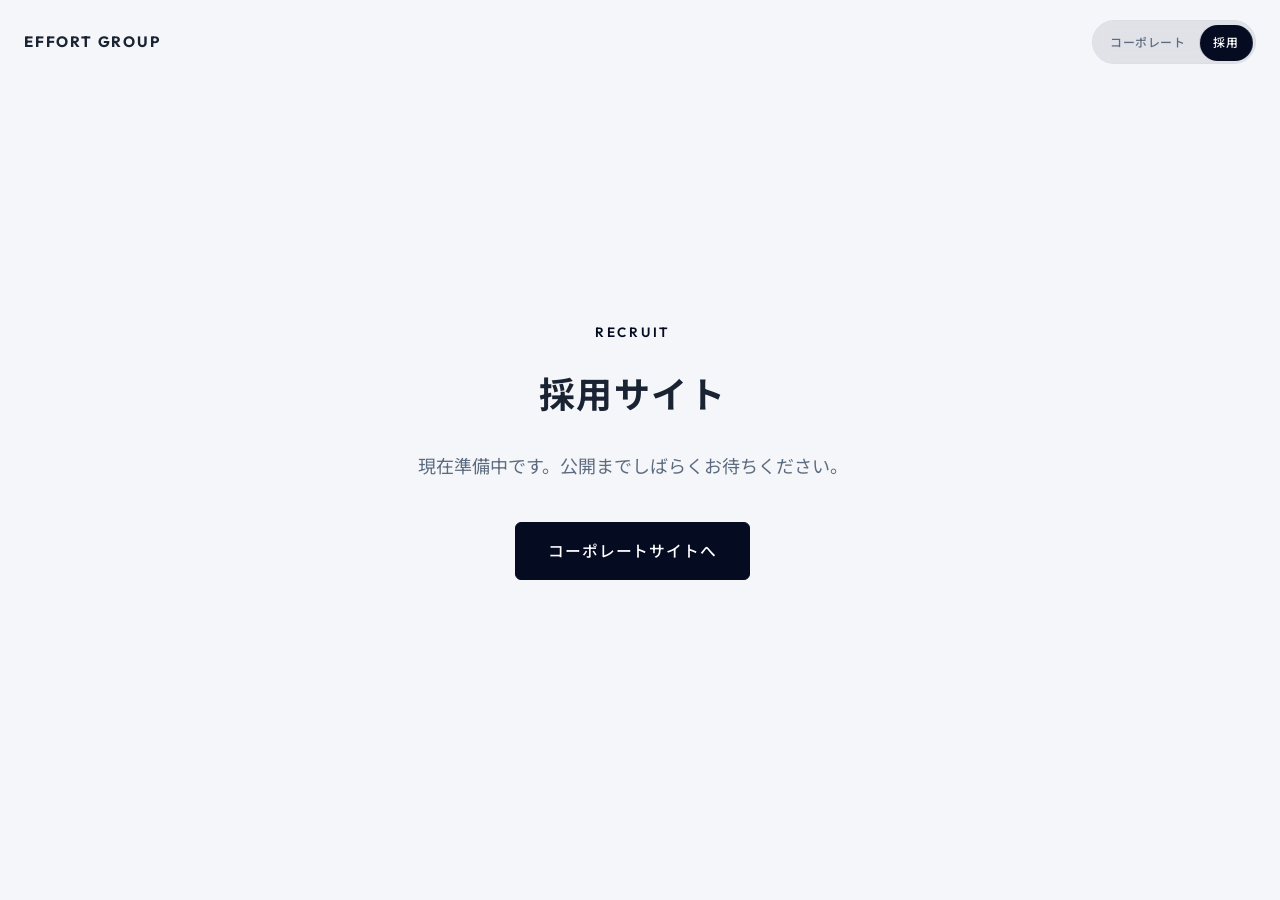
<file: recruit/index.html>
<!DOCTYPE html>
<html lang="ja">
  <head>
    <meta charset="UTF-8" />
    <meta name="viewport" content="width=device-width, initial-scale=1.0" />
    <meta name="description" content="エフォートグループ採用サイト（準備中）" />
    <title>採用サイト | エフォート GROUP</title>
    <link rel="icon" href="../assets/images/favicon.png" type="image/png" />
    <link rel="apple-touch-icon" href="../assets/images/favicon.png" />
    <link rel="preconnect" href="https://fonts.googleapis.com" />
    <link rel="preconnect" href="https://fonts.gstatic.com" crossorigin />
    <link
      href="https://fonts.googleapis.com/css2?family=Noto+Sans+JP:wght@100;300;400;500;700;900&family=Outfit:wght@400;500;600;700&family=Zen+Old+Mincho:wght@400;500;600;700;900&display=swap"
      rel="stylesheet"
    />
    <link rel="stylesheet" href="../css/destyle.css" />
    <link rel="stylesheet" href="../css/style.css" />
  </head>
  <body class="recruit-page">
    <a href="#main" class="skip-link">本文へ移動</a>

    <header class="header header--light" id="header">
      <div class="header__panel">
        <div class="header__bar">
          <a href="/" class="header__logo">
            <span class="header__logo-text">EFFORT GROUP</span>
          </a>
          <div class="header__actions">
            <nav class="header__site-toggle" aria-label="サイト切替">
              <span class="header__site-toggle-indicator" aria-hidden="true"></span>
              <a href="/" class="header__site-toggle-link">コーポレート</a>
              <a
                href="/recruit/"
                class="header__site-toggle-link is-active"
                aria-current="page"
              >
                採用
              </a>
            </nav>
          </div>
        </div>
      </div>
    </header>

    <main id="main" class="recruit-placeholder">
      <div class="recruit-placeholder__inner">
        <p class="recruit-placeholder__label">RECRUIT</p>
        <h1 class="recruit-placeholder__title">採用サイト</h1>
        <p class="recruit-placeholder__text">現在準備中です。公開までしばらくお待ちください。</p>
        <a href="/" class="btn btn--primary">コーポレートサイトへ</a>
      </div>
    </main>
    <script src="../js/site-toggle.js"></script>
  </body>
</html>
</file>
<file: css/destyle.css>
/*! destyle.css v4.0.1 | MIT License | https://github.com/nicolas-cusan/destyle.css */

/* Reset box-model and set borders */
/* ============================================ */

*,
::before,
::after {
  box-sizing: border-box;
  border-style: solid;
  border-width: 0;
  min-width: 0;
}

/* Document */
/* ============================================ */

/**
 * 1. Correct the line height in all browsers.
 * 2. Prevent adjustments of font size after orientation changes in iOS.
 * 3. Remove gray overlay on links for iOS.
 */

html {
  line-height: 1.15; /* 1 */
  -webkit-text-size-adjust: 100%; /* 2 */
  -webkit-tap-highlight-color: transparent; /* 3*/
}

/* Sections */
/* ============================================ */

/**
 * Remove the margin in all browsers.
 */

body {
  margin: 0;
}

/**
 * Render the `main` element consistently in IE.
 */

main {
  display: block;
}

/* Vertical rhythm */
/* ============================================ */

p,
table,
blockquote,
address,
pre,
iframe,
form,
figure,
dl {
  margin: 0;
}

/* Headings */
/* ============================================ */

h1,
h2,
h3,
h4,
h5,
h6 {
  font-size: inherit;
  font-weight: inherit;
  margin: 0;
}

/* Lists (enumeration) */
/* ============================================ */

ul,
ol {
  margin: 0;
  padding: 0;
  list-style: none;
}

/* Lists (definition) */
/* ============================================ */

dt {
  font-weight: bold;
}

dd {
  margin-left: 0;
}

/* Grouping content */
/* ============================================ */

/**
 * 1. Add the correct box sizing in Firefox.
 * 2. Show the overflow in Edge and IE.
 */

hr {
  box-sizing: content-box; /* 1 */
  height: 0; /* 1 */
  overflow: visible; /* 2 */
  border-top-width: 1px;
  margin: 0;
  clear: both;
  color: inherit;
}

/**
 * 1. Correct the inheritance and scaling of font size in all browsers.
 * 2. Correct the odd `em` font sizing in all browsers.
 */

pre {
  font-family: monospace, monospace; /* 1 */
  font-size: inherit; /* 2 */
}

address {
  font-style: inherit;
}

/* Text-level semantics */
/* ============================================ */

/**
 * Remove the gray background on active links in IE 10.
 */

a {
  background-color: transparent;
  text-decoration: none;
  color: inherit;
}

/**
 * 1. Remove the bottom border in Chrome 57-
 * 2. Add the correct text decoration in Chrome, Edge, IE, Opera, and Safari.
 */

abbr[title] {
  text-decoration: underline dotted; /* 2 */
}

/**
 * Add the correct font weight in Chrome, Edge, and Safari.
 */

b,
strong {
  font-weight: bolder;
}

/**
 * 1. Correct the inheritance and scaling of font size in all browsers.
 * 2. Correct the odd `em` font sizing in all browsers.
 */

code,
kbd,
samp {
  font-family: monospace, monospace; /* 1 */
  font-size: inherit; /* 2 */
}

/**
 * Add the correct font size in all browsers.
 */

small {
  font-size: 80%;
}

/**
 * Prevent `sub` and `sup` elements from affecting the line height in
 * all browsers.
 */

sub,
sup {
  font-size: 75%;
  line-height: 0;
  position: relative;
  vertical-align: baseline;
}

sub {
  bottom: -0.25em;
}

sup {
  top: -0.5em;
}

/* Replaced content */
/* ============================================ */

/**
 * Prevent vertical alignment issues.
 */

svg,
img,
embed,
object,
iframe {
  vertical-align: bottom;
}

/* Forms */
/* ============================================ */

/**
 * Reset form fields to make them styleable.
 * 1. Make form elements stylable across systems iOS especially.
 * 2. Inherit text-transform from parent.
 */

button,
input,
optgroup,
select,
textarea {
  -webkit-appearance: none; /* 1 */
  appearance: none;
  vertical-align: middle;
  color: inherit;
  font: inherit;
  background: transparent;
  padding: 0;
  margin: 0;
  border-radius: 0;
  text-align: inherit;
  text-transform: inherit; /* 2 */
}

/**
 * Correct cursors for clickable elements.
 */

button,
[type="button"],
[type="reset"],
[type="submit"] {
  cursor: pointer;
}

button:disabled,
[type="button"]:disabled,
[type="reset"]:disabled,
[type="submit"]:disabled {
  cursor: default;
}

/**
 * Improve outlines for Firefox and unify style with input elements & buttons.
 */

:-moz-focusring {
  outline: auto;
}

select:disabled {
  opacity: inherit;
}

/**
 * Remove padding
 */

option {
  padding: 0;
}

/**
 * Reset to invisible
 */

fieldset {
  margin: 0;
  padding: 0;
  min-width: 0;
}

legend {
  padding: 0;
}

/**
 * Add the correct vertical alignment in Chrome, Firefox, and Opera.
 */

progress {
  vertical-align: baseline;
}

/**
 * Remove the default vertical scrollbar in IE 10+.
 */

textarea {
  overflow: auto;
}

/**
 * Correct the cursor style of increment and decrement buttons in Chrome.
 */

[type="number"]::-webkit-inner-spin-button,
[type="number"]::-webkit-outer-spin-button {
  height: auto;
}

/**
 * Correct the outline style in Safari.
 */

[type="search"] {
  outline-offset: -2px; /* 1 */
}

/**
 * Remove the inner padding in Chrome and Safari on macOS.
 */

[type="search"]::-webkit-search-decoration {
  -webkit-appearance: none;
}

/**
 * 1. Correct the inability to style clickable types in iOS and Safari.
 * 2. Fix font inheritance.
 */

::-webkit-file-upload-button {
  -webkit-appearance: button; /* 1 */
  font: inherit; /* 2 */
}

/**
 * Fix appearance for Firefox
 */
[type="number"] {
  -moz-appearance: textfield;
}

/**
 * Clickable labels
 */

label[for] {
  cursor: pointer;
}

/* Interactive */
/* ============================================ */

/*
 * Add the correct display in Edge, IE 10+, and Firefox.
 */

details {
  display: block;
}

/*
 * Add the correct display in all browsers.
 */

summary {
  display: list-item;
}

/*
 * Remove outline for editable content.
 */

[contenteditable]:focus {
  outline: auto;
}

/* Tables */
/* ============================================ */

/**
1. Correct table border color inheritance in all Chrome and Safari.
*/

table {
  border-color: inherit; /* 1 */
  border-collapse: collapse;
}

caption {
  text-align: left;
}

td,
th {
  vertical-align: top;
  padding: 0;
}

th {
  text-align: left;
  font-weight: bold;
}
</file>
<file: css/style.css>
/* ========================================
   EFFORT GROUP — Design System
   ======================================== */

@font-face {
  font-family: 'Hannari Mincho';
  src: url('../assets/fonts/hannari/HannariMincho-Regular.otf') format('opentype');
  font-weight: 400;
  font-style: normal;
  font-display: swap;
}

:root {
  --color-bg: #f4f6f9;
  --color-bg-dark: #050B20;
  --color-bg-card: #ffffff;
  --color-primary: #050B20;
  --color-primary-light: #111d3d;
  --color-accent: #00b4d8;
  --color-text: #1a2332;
  --color-text-muted: #5c6b7f;
  --color-text-light: #e8edf4;
  --color-border: #d8dfe9;
  --font-ja: 'Noto Sans JP', sans-serif;
  --font-ja-mincho: 'Zen Old Mincho', 'Yu Mincho', 'Hiragino Mincho ProN', serif;
  --font-hero-copy: 'Hannari Mincho', var(--font-ja-mincho);
  --font-en: 'Outfit', sans-serif;
  --container: 1360px;
  --container-wide: 1520px;
  --radius: 6px;
  --transition: 0.35s cubic-bezier(0.4, 0, 0.2, 1);
  --font-size-min: 0.625rem; /* 11.25px @ 18px root — サイト内の下限 */
  --glass-bg: rgba(255, 255, 255, 0.1);
  --glass-blur: blur(32px) saturate(160%);
  --glass-border: 1px solid rgba(255, 255, 255, 0.22);
  --glass-shadow: 0 12px 40px rgba(0, 0, 0, 0.08);
  --global-nav-bg: linear-gradient(
    165deg,
    rgba(255, 255, 255, 0.16) 0%,
    rgba(255, 255, 255, 0.05) 26%,
    rgba(5, 11, 32, 0.42) 58%,
    rgba(5, 11, 32, 0.68) 100%
  );
  --global-nav-blur: blur(40px) saturate(180%);
  --link-circle-size: 2.5rem;
  --link-circle-size-sm: 2rem;
}

*, *::before, *::after {
  box-sizing: border-box;
  margin: 0;
  padding: 0;
}

html {
  scroll-behavior: smooth;
  font-size: 18px;
  scrollbar-gutter: stable;
}

body {
  font-family: var(--font-ja);
  font-size: 1rem;
  color: var(--color-text);
  background: var(--color-bg);
  line-height: 1.8;
  -webkit-font-smoothing: antialiased;
  overflow-x: hidden;
}

img, video {
  max-width: 100%;
  display: block;
}

a {
  color: inherit;
  text-decoration: none;
}

ul { list-style: none; }

address { font-style: normal; }

.u-pc-only { display: inline; }
@media (max-width: 768px) {
  .u-pc-only { display: none; }
}

.container {
  width: min(100% - 48px, var(--container));
  margin-inline: auto;
}

.skip-link {
  position: absolute;
  top: -100%;
  left: 16px;
  z-index: 9999;
  padding: 8px 16px;
  background: var(--color-primary);
  color: #fff;
  border-radius: var(--radius);
}
.skip-link:focus { top: 16px; }

/* ---- Header ---- */
.header {
  position: fixed;
  top: 0;
  left: 0;
  right: 0;
  z-index: 1000;
  pointer-events: none;
  --header-bar-padding-x: clamp(16px, 2.5vw, 24px);
  --header-bar-padding-top: clamp(16px, 2vw, 20px);
  --header-bar-min-height: clamp(52px, 4vw, 56px);
  --header-nav-trigger-font: clamp(0.8125rem, 0.35vw + 0.65rem, 1rem);
  --header-nav-trigger-padding-x: clamp(8px, 1.2vw, 12px);
  --header-nav-trigger-height: clamp(52px, 4vw, 56px);
  --header-nav-list-padding-x: clamp(4px, 0.8vw, 8px);
  --header-logo-font: clamp(0.75rem, 0.4vw + 0.55rem, 0.875rem);
  --header-actions-gap: clamp(6px, 0.8vw, 8px);
  --header-toggle-padding: clamp(2px, 0.4vw, 3px);
  --header-toggle-link-font: clamp(0.625rem, 0.2vw + 0.52rem, 0.75rem);
  --header-toggle-link-padding-x: clamp(10px, 1.2vw, 14px);
  --header-toggle-link-min-height: clamp(32px, 3vw, 36px);
  --header-menu-btn-width: clamp(64px, 5vw, 72px);
  --header-menu-btn-min-height: clamp(52px, 4vw, 56px);
  --header-scrolled-padding-x: clamp(16px, 2.5vw, 24px);
  --header-scrolled-padding-top: clamp(16px, 2vw, 20px);
}

.header__panel {
  position: relative;
  z-index: 3;
  pointer-events: auto;
}

.header:has(.header__nav-item.has-mega:hover) .header__panel,
.header:has(.header__nav-item.has-mega:focus-within) .header__panel {
  min-height: 400px;
}

.header:has(.header__nav-item.has-mega:hover) .header__panel::after,
.header:has(.header__nav-item.has-mega:focus-within) .header__panel::after {
  content: '';
  position: fixed;
  top: 0;
  left: 0;
  right: 0;
  height: 400px;
  background: var(--glass-bg);
  backdrop-filter: var(--glass-blur);
  -webkit-backdrop-filter: var(--glass-blur);
  border-bottom: var(--glass-border);
  box-shadow: var(--glass-shadow);
  z-index: 0;
  pointer-events: none;
}

.header.is-scrolled {
  padding: var(--header-scrolled-padding-top) var(--header-scrolled-padding-x) 0;
}

.header.is-scrolled .header__panel {
  display: flex;
  justify-content: flex-end;
}

.header__bar {
  position: relative;
  z-index: 2;
  display: flex;
  align-items: stretch;
  justify-content: space-between;
  width: 100%;
  min-height: var(--header-bar-min-height);
  padding: var(--header-bar-padding-top) var(--header-bar-padding-x) 0;
  margin-top: 0;
  background: transparent;
  border: none;
  overflow: visible;
  transition: width var(--transition);
}

.header.is-scrolled .header__bar {
  width: auto;
  padding: 0;
}

.header__actions {
  display: flex;
  align-items: stretch;
  flex-shrink: 0;
  gap: var(--header-actions-gap);
}

.header__site-toggle {
  position: relative;
  display: flex;
  align-items: center;
  align-self: center;
  flex-shrink: 0;
  padding: var(--header-toggle-padding);
  background: rgba(255, 255, 255, 0.1);
  border: 1px solid rgba(255, 255, 255, 0.22);
  border-radius: 999px;
  backdrop-filter: blur(8px);
  -webkit-backdrop-filter: blur(8px);
}

.header__site-toggle-indicator {
  position: absolute;
  top: 0;
  left: 0;
  z-index: 0;
  border-radius: 999px;
  background: rgba(255, 255, 255, 0.95);
  pointer-events: none;
  will-change: transform, width;
  /* JS が transition を直接制御するので CSS 側は初期値のみ */
}

.header__site-toggle-link {
  position: relative;
  z-index: 1;
  display: flex;
  align-items: center;
  justify-content: center;
  min-height: var(--header-toggle-link-min-height);
  padding: 0 var(--header-toggle-link-padding-x);
  font-size: var(--header-toggle-link-font);
  font-weight: 500;
  letter-spacing: 0.04em;
  color: rgba(255, 255, 255, 0.78);
  border-radius: 999px;
  white-space: nowrap;
  transition: color var(--transition);
}

.header__site-toggle-link:hover {
  color: #fff;
}

.header__site-toggle-link.is-active {
  color: var(--color-text);
  pointer-events: none;
}

.header__site-toggle:not(:has(.header__site-toggle-indicator)) .header__site-toggle-link.is-active {
  background: rgba(255, 255, 255, 0.95);
}

.header__site-toggle:has(.header__site-toggle-indicator) .header__site-toggle-link.is-active {
  background: transparent;
}

.header__site-toggle-link.is-active:hover {
  color: var(--color-text);
}

/* ---- Recruit placeholder ---- */
.header--light .header__logo {
  color: var(--color-text);
}

.header--light .header__site-toggle {
  background: rgba(5, 11, 32, 0.08);
  border-color: var(--color-border);
}

.header--light .header__site-toggle-link {
  color: var(--color-text-muted);
}

.header--light .header__site-toggle-link:hover {
  color: var(--color-text);
}

.header--light .header__site-toggle-indicator {
  background: var(--color-primary);
}

.header--light .header__site-toggle-link.is-active {
  color: #fff;
}

.recruit-placeholder {
  min-height: 100svh;
  display: flex;
  align-items: center;
  justify-content: center;
  padding: 120px 24px;
  background: var(--color-bg);
}

.recruit-placeholder__inner {
  text-align: center;
}

.recruit-placeholder__label {
  font-family: var(--font-en);
  font-size: 0.75rem;
  font-weight: 600;
  letter-spacing: 0.2em;
  color: var(--color-primary);
  margin-bottom: 16px;
}

.recruit-placeholder__title {
  font-size: clamp(1.5rem, 3vw, 2rem);
  font-weight: 700;
  letter-spacing: 0.04em;
  margin-bottom: 24px;
}

.recruit-placeholder__text {
  color: var(--color-text-muted);
  margin-bottom: 40px;
}

.header__logo {
  display: flex;
  align-items: center;
  flex-shrink: 0;
  padding: 0;
  color: #fff;
  transition: opacity var(--transition), width var(--transition);
}

.header.is-scrolled .header__logo {
  opacity: 0;
  width: 0;
  padding: 0;
  border: none;
  overflow: hidden;
  pointer-events: none;
}

.header__logo-text {
  font-family: var(--font-en);
  font-size: var(--header-logo-font);
  font-weight: 700;
  letter-spacing: 0.12em;
  white-space: nowrap;
}

.header__nav {
  position: static;
  display: flex;
  align-items: center;
  flex: 0 1 auto;
  min-width: 0;
  transition: opacity var(--transition), width var(--transition), flex var(--transition);
}

.header.is-scrolled .header__nav {
  opacity: 0;
  width: 0;
  flex: 0;
  overflow: hidden;
  pointer-events: none;
}

.header__nav-list {
  display: flex;
  align-items: center;
  gap: 0;
  flex-wrap: nowrap;
  padding: 0 var(--header-nav-list-padding-x);
  height: 100%;
}

.header__nav-item {
  position: static;
  height: 100%;
}

.header__nav-trigger {
  display: flex;
  align-items: center;
  height: var(--header-nav-trigger-height);
  padding: 0 var(--header-nav-trigger-padding-x);
  font-size: var(--header-nav-trigger-font);
  font-weight: 500;
  color: rgba(255, 255, 255, 0.88);
  letter-spacing: 0.02em;
  white-space: nowrap;
  transition: color var(--transition);
}

.header__nav-item:hover > .header__nav-trigger,
.header__nav-item:focus-within > .header__nav-trigger {
  color: var(--color-accent);
}

/* ---- Mega Menu ---- */
.header:has(.header__nav-item.has-mega:hover)::before,
.header:has(.header__nav-item.has-mega:focus-within)::before {
  content: '';
  position: fixed;
  inset: 0;
  background: rgba(11, 20, 34, 0.12);
  z-index: -1;
  pointer-events: none;
}

.mega-menu {
  position: absolute;
  left: 0;
  right: 0;
  top: calc(var(--header-bar-padding-top) + var(--header-bar-min-height));
  z-index: 2;
  display: flex;
  align-items: center;
  justify-content: center;
  min-height: calc(400px - var(--header-bar-padding-top) - var(--header-bar-min-height));
  padding: clamp(24px, 3vw, 32px) clamp(12px, 1.5vw, 16px);
  background: transparent;
  border: none;
  box-shadow: none;
  opacity: 0;
  visibility: hidden;
  transform: translateY(-8px);
  transition: opacity 0.3s ease, visibility 0.3s ease, transform 0.3s ease;
  pointer-events: none;
  box-sizing: border-box;
}

.mega-menu::before {
  content: '';
  position: absolute;
  top: -12px;
  left: 0;
  right: 0;
  height: 12px;
}

.header__nav-item.has-mega:hover .mega-menu,
.header__nav-item.has-mega:focus-within .mega-menu {
  opacity: 1;
  visibility: visible;
  transform: translateY(0);
  pointer-events: auto;
}

.mega-menu__inner {
  display: grid;
  grid-template-columns: minmax(0, clamp(96px, 10vw, 120px)) max-content auto;
  column-gap: clamp(40px, 6vw, 80px);
  row-gap: 0;
  align-items: start;
  width: fit-content;
  max-width: 100%;
  margin-inline: auto;
}

.mega-menu--wide .mega-menu__inner {
  grid-template-columns: minmax(0, clamp(96px, 10vw, 120px)) minmax(0, 1fr);
  column-gap: clamp(40px, 6vw, 80px);
}

.mega-menu__label {
  grid-column: 1;
  align-self: start;
  font-size: clamp(0.6875rem, 0.2vw + 0.58rem, 0.8125rem);
  font-weight: 700;
  color: rgba(255, 255, 255, 0.55);
  letter-spacing: 0.06em;
  line-height: 1.6;
}

.mega-menu__links {
  grid-column: 3;
  align-self: start;
  display: flex;
  flex-direction: column;
  gap: clamp(8px, 1vw, 12px);
  border-left: 1px solid rgba(255, 255, 255, 0.2);
  border-bottom: none;
  padding-left: clamp(20px, 2.5vw, 32px);
  padding-bottom: 0;
  min-width: 0;
  list-style: none;
}

.mega-menu__links a {
  font-size: clamp(0.6875rem, 0.2vw + 0.58rem, 0.8125rem);
  color: rgba(255, 255, 255, 0.75);
  white-space: nowrap;
  transition: color var(--transition);
}

.mega-menu__links a:hover {
  color: var(--color-accent);
}

.mega-menu__visual {
  grid-column: 2;
  display: grid;
  grid-template-columns: repeat(3, minmax(0, clamp(180px, 18vw, 240px)));
  gap: clamp(8px, 1vw, 12px);
  width: fit-content;
  max-width: 100%;
  min-width: 0;
}

.mega-menu__visual:has(.mega-menu__card:nth-child(2):last-child) {
  grid-template-columns: repeat(2, minmax(0, clamp(180px, 18vw, 240px)));
}

.mega-menu__card {
  position: relative;
  display: block;
  width: 100%;
  min-width: 0;
  max-width: none;
  border-radius: 8px;
  overflow: hidden;
  transition: transform var(--transition);
}

.mega-menu__card:hover {
  transform: translateY(-4px);
}

.mega-menu__card span {
  position: absolute;
  inset: auto 0 0 0;
  z-index: 1;
  padding: clamp(8px, 1vw, 10px) clamp(10px, 1.2vw, 12px);
  font-size: clamp(0.625rem, 0.15vw + 0.52rem, 0.75rem);
  font-weight: 500;
  color: #fff;
  line-height: 1.5;
  background: linear-gradient(transparent, rgba(5, 11, 32, 0.85));
  transition: color var(--transition);
}

.mega-menu__card img {
  display: block;
  width: 100%;
  height: auto;
  aspect-ratio: 5 / 3;
  object-fit: cover;
  background: rgba(255, 255, 255, 0.12);
  border: 1px solid rgba(255, 255, 255, 0.15);
}

.mega-menu__card:hover span {
  color: var(--color-accent);
}

.mega-menu__grid {
  grid-column: 2;
  display: grid;
  grid-template-columns: repeat(4, minmax(0, 1fr));
  gap: clamp(8px, 1vw, 12px) clamp(16px, 2vw, 24px);
  min-width: 0;
}

.mega-menu__grid a {
  font-size: clamp(0.6875rem, 0.2vw + 0.58rem, 0.8125rem);
  color: rgba(255, 255, 255, 0.8);
  padding: clamp(6px, 0.8vw, 8px) 0;
  border-bottom: 1px solid rgba(255, 255, 255, 0.06);
  transition: color var(--transition);
}

.mega-menu__grid a:hover {
  color: var(--color-accent);
}

@media (max-width: 1100px) {
  .mega-menu {
    display: none;
  }

  .header:has(.header__nav-item.has-mega:hover)::before,
  .header:has(.header__nav-item.has-mega:focus-within)::before {
    display: none;
  }

  .header__nav {
    display: none;
  }

  .header__logo {
    flex: 1;
    border-right: none;
  }

  .header.is-scrolled .header__logo {
    display: none;
  }
}

.header__menu-btn {
  position: relative;
  z-index: 1;
  display: flex;
  flex-direction: column;
  justify-content: center;
  gap: clamp(6px, 0.8vw, 7px);
  width: var(--header-menu-btn-width);
  min-height: var(--header-menu-btn-min-height);
  padding: 0;
  background: transparent;
  border: none;
  cursor: pointer;
  flex-shrink: 0;
  transition: opacity var(--transition);
}

.header.is-scrolled .header__menu-btn {
  background: transparent;
}

.header__menu-btn span {
  display: block;
  width: 26px;
  height: 2px;
  margin: 0 auto;
  background: #fff;
  transition: transform var(--transition), opacity var(--transition);
}

.header__menu-btn.is-open span:nth-child(1) {
  transform: translateY(4.5px) rotate(45deg);
}

.header__menu-btn.is-open span:nth-child(2) {
  transform: translateY(-4.5px) rotate(-45deg);
}

.header.is-scrolled .header__actions {
  margin-left: auto;
}

.header.header--on-light-bg .header__site-toggle {
  background: rgba(5, 11, 32, 0.06);
  border-color: var(--color-text-muted);
}

.header.header--on-light-bg .header__site-toggle-link {
  color: var(--color-text-muted);
}

.header.header--on-light-bg .header__site-toggle-link:hover {
  color: var(--color-text);
}

.header.header--on-light-bg .header__site-toggle-indicator {
  background: var(--color-primary);
}

.header.header--on-light-bg .header__site-toggle-link.is-active {
  color: #fff;
}

.header.header--on-light-bg .header__site-toggle-link.is-active:hover {
  color: #fff;
}

.header.header--on-light-bg .header__menu-btn span {
  background: var(--color-text);
}

@media (prefers-reduced-motion: reduce) {
  .header__site-toggle-indicator {
    transition: background var(--transition) !important;
  }
}

@media (max-width: 600px) {
  .header__logo {
    padding: 0 clamp(12px, 2vw, 16px);
  }
}

/* ---- Global Nav (fullscreen overlay) ---- */
.global-nav__backdrop {
  position: fixed;
  inset: 0;
  z-index: 1;
  background: rgba(5, 11, 32, 0.32);
  opacity: 0;
  transition: opacity var(--transition);
  pointer-events: none;
}

.global-nav__backdrop.is-open {
  opacity: 1;
  pointer-events: auto;
}

.global-nav {
  position: fixed;
  inset: 0;
  z-index: 2;
  display: flex;
  flex-direction: column;
  padding: 100px 48px 40px;
  background-color: rgba(5, 11, 32, 0.38);
  background-image: var(--global-nav-bg);
  backdrop-filter: var(--global-nav-blur);
  -webkit-backdrop-filter: var(--global-nav-blur);
  border: 1px solid rgba(255, 255, 255, 0.18);
  box-shadow:
    inset 0 1px 0 rgba(255, 255, 255, 0.16),
    inset 0 -1px 0 rgba(255, 255, 255, 0.04),
    0 24px 64px rgba(5, 11, 32, 0.28);
  overflow-y: auto;
  overscroll-behavior: contain;
  opacity: 0;
  visibility: hidden;
  transition: opacity var(--transition), visibility var(--transition);
}

.global-nav.is-open {
  opacity: 1;
  visibility: visible;
}

.global-nav__inner {
  display: flex;
  flex-direction: column;
  flex: 1;
  width: min(100%, var(--container-wide));
  min-height: 100%;
  margin-inline: auto;
}

.global-nav__columns {
  display: grid;
  grid-template-columns: repeat(5, 1fr);
  gap: 40px 32px;
  flex: 1;
}

.global-nav__col {
  min-width: 0;
}

.global-nav__heading {
  margin-bottom: 20px;
  font-size: 0.875rem;
  font-weight: 700;
  line-height: 1.5;
  letter-spacing: 0.04em;
}

.global-nav__heading a {
  color: #fff;
  transition: color var(--transition);
}

.global-nav__heading a:hover {
  color: var(--color-accent);
}

.global-nav__sub {
  display: flex;
  flex-direction: column;
  gap: 14px;
  padding-left: 16px;
  border-left: 1px solid rgba(255, 255, 255, 0.35);
}

.global-nav__sub a {
  font-size: 0.8125rem;
  font-weight: 400;
  color: rgba(255, 255, 255, 0.75);
  line-height: 1.5;
  transition: color var(--transition);
}

.global-nav__sub a:hover {
  color: var(--color-accent);
}

.global-nav__policy {
  display: flex;
  flex-wrap: wrap;
  gap: 16px 40px;
  margin-top: 64px;
  padding-top: 0;
}

.global-nav__policy a {
  font-size: 0.75rem;
  color: rgba(255, 255, 255, 0.55);
  letter-spacing: 0.02em;
  transition: color var(--transition);
}

.global-nav__policy a:hover {
  color: rgba(255, 255, 255, 0.9);
}

@media (max-width: 1100px) {
  .global-nav__columns {
    grid-template-columns: repeat(3, 1fr);
  }
}

@media (max-width: 768px) {
  .global-nav {
    padding: 88px 24px 32px;
  }

  .global-nav__columns {
    grid-template-columns: repeat(2, 1fr);
    gap: 32px 24px;
  }

  .global-nav__policy {
    margin-top: 48px;
    gap: 12px 24px;
  }
}

@media (max-width: 480px) {
  .global-nav__columns {
    grid-template-columns: 1fr;
  }
}

html.is-menu-open {
  overflow: hidden;
}

/* ---- Buttons ---- */
.btn {
  display: inline-flex;
  align-items: center;
  justify-content: center;
  padding: 14px 32px;
  font-size: 0.875rem;
  font-weight: 500;
  letter-spacing: 0.06em;
  border-radius: var(--radius);
  border: 1px solid transparent;
  cursor: pointer;
  transition: background var(--transition), color var(--transition), border-color var(--transition), transform 0.2s;
}

.btn:hover { transform: translateY(-2px); }

.btn--primary {
  background: var(--color-primary);
  color: #fff;
  border-color: var(--color-primary);
}

.btn--primary:hover {
  background: var(--color-primary-light);
  border-color: var(--color-primary-light);
}

.btn--outline {
  background: transparent;
  color: var(--color-primary);
  border-color: var(--color-primary);
}

.btn--outline:hover {
  background: var(--color-primary);
  color: #fff;
}

.btn--lg { padding: 18px 48px; font-size: 0.9375rem; }

/* ---- Link circle (header以外のリンク共通) ---- */
@property --ring-angle {
  syntax: '<angle>';
  inherits: false;
  initial-value: 0deg;
}

@keyframes link-circle-ring {
  from { --ring-angle: 0deg; }
  to { --ring-angle: 360deg; }
}

.link-circle {
  position: relative;
  display: inline-flex;
  align-items: center;
  justify-content: center;
  flex-shrink: 0;
  width: var(--link-circle-size);
  height: var(--link-circle-size);
  font-family: var(--font-en);
  font-size: 1rem;
  line-height: 1;
  color: var(--color-primary);
  border-radius: 50%;
  background: #fff;
  border: 1px solid var(--color-border);
  overflow: visible;
  transition: transform 0.2s;
}

.link-circle::before {
  content: '';
  position: absolute;
  inset: 0;
  border-radius: 50%;
  padding: 2px;
  --ring-angle: 0deg;
  background: conic-gradient(
    from 0deg,
    var(--color-accent) 0deg,
    var(--color-accent) var(--ring-angle),
    transparent var(--ring-angle)
  );
  -webkit-mask:
    linear-gradient(#000 0 0) content-box,
    linear-gradient(#000 0 0);
  -webkit-mask-composite: xor;
  mask:
    linear-gradient(#000 0 0) content-box,
    linear-gradient(#000 0 0);
  mask-composite: exclude;
  opacity: 0;
  pointer-events: none;
  z-index: 1;
}

.link-btn {
  display: inline-flex;
  align-items: center;
  gap: 12px;
  font-size: 0.875rem;
  font-weight: 500;
  letter-spacing: 0.04em;
  color: var(--color-text);
  transition: color var(--transition), transform 0.2s;
}

.link-btn:hover {
  color: var(--color-primary);
  transform: translateY(-2px);
}

.link-btn:hover .link-circle::before,
.news__link:hover .link-circle::before,
.footer__contact:hover .link-circle::before,
.companies__nav-grid a:hover::after {
  opacity: 1;
  animation: link-circle-ring 0.8s cubic-bezier(0.4, 0, 0.2, 1) forwards;
}

.link-btn:not(:hover) .link-circle::before,
.news__link:not(:hover) .link-circle::before,
.footer__contact:not(:hover) .link-circle::before,
.companies__nav-grid a:not(:hover)::after {
  animation: none;
  opacity: 0;
  --ring-angle: 0deg;
}

@media (prefers-reduced-motion: reduce) {
  .link-btn:hover .link-circle::before,
  .news__link:hover .link-circle::before,
  .footer__contact:hover .link-circle::before,
  .companies__nav-grid a:hover::after {
    animation: none;
    opacity: 1;
    --ring-angle: 360deg;
  }
}

/* ---- Section common ---- */
.section {
  padding: 120px 0;
}

.section-label {
  display: block;
  font-family: var(--font-en);
  font-size: 0.75rem;
  font-weight: 600;
  letter-spacing: 0.2em;
  color: var(--color-primary);
  margin-bottom: 16px;
}

.section-title {
  font-family: var(--font-ja);
  font-size: clamp(1.5rem, 3vw, 2rem);
  font-weight: 700;
  line-height: 1.4;
  letter-spacing: 0.04em;
}

.section-header {
  margin-bottom: 64px;
}

#main {
  position: relative;
}

/* ---- Hero Stage (video fixed until About) ---- */

.hero-stage {
  position: relative;
  z-index: 3;
}

.hero__video-wrap {
  position: fixed;
  inset: 0;
  width: 100%;
  height: 100vh;
  height: 100svh;
  z-index: 2;
  overflow: hidden;
  pointer-events: none;
}

.hero__video-wrap.is-hidden {
  visibility: hidden;
  opacity: 0;
  pointer-events: none;
}

.hero__fade {
  display: none;
}

.hero__video {
  width: 100%;
  height: 100%;
  object-fit: cover;
  position: relative;
  z-index: 0;
}

.hero__video-wrap.is-playing::before {
  opacity: 0;
  transition: opacity 0.6s ease;
}

.hero__overlay {
  position: absolute;
  inset: 0;
  z-index: 1;
  background:
    linear-gradient(180deg, rgba(11,20,34,0.55) 0%, rgba(11,20,34,0.3) 40%, rgba(11,20,34,0.85) 100%),
    linear-gradient(135deg, rgba(5,11,32,0.25) 0%, transparent 60%);
}

.hero__video-wrap::before {
  content: '';
  position: absolute;
  inset: 0;
  background:
    radial-gradient(ellipse at 20% 50%, rgba(0,180,216,0.15) 0%, transparent 50%),
    radial-gradient(ellipse at 80% 20%, rgba(5,11,32,0.2) 0%, transparent 50%),
    linear-gradient(160deg, #050B20 0%, #0c1428 50%, #050B20 100%);
  z-index: -1;
}

/* ---- Hero ---- */
.hero {
  position: relative;
  z-index: 1;
  min-height: 100svh;
  display: flex;
  align-items: center;
  justify-content: center;
  padding-bottom: 0;
}

.hero__content {
  position: relative;
  z-index: 1;
  width: 100%;
  max-width: none;
  margin-inline: 0;
  padding-inline: clamp(24px, 5vw, 80px) clamp(96px, 8vw, 360px);
  color: #fff;
}

.hero__copy {
  width: 100%;
  text-align: right;
}

.hero__lead {
  font-family: var(--font-ja);
  font-size: clamp(0.9375rem, 2vw, 1.125rem);
  font-weight: 100;
  line-height: 1.9;
  width: auto;
  max-width: 100%;
  margin-bottom: 0;
  overflow: hidden;
}

.hero__lead-line {
  display: block;
  overflow: hidden;
  text-shadow: 0 1px 12px rgba(5, 11, 32, 0.28);
  transform: translateY(110%);
  opacity: 0;
  backface-visibility: hidden;
}

.hero__title {
  font-size: clamp(2.5rem, 7vw, 5.5rem);
  font-weight: 300;
  line-height: 1.45;
  width: 100%;
}

.hero__title-line {
  position: relative;
  display: block;
  width: 100%;
  overflow: hidden;
  padding-block: 0.08em;
  white-space: nowrap;
  text-align: right;
}

.hero__title-wrap {
  display: inline-block;
  white-space: nowrap;
  transform: translateY(110%) skewX(-10deg);
  opacity: 0;
  backface-visibility: hidden;
  --hero-white: 0;
  --hero-dim-color: rgba(
    calc(211 + 44 * var(--hero-white)),
    calc(209 + 46 * var(--hero-white)),
    calc(209 + 46 * var(--hero-white)),
    calc(0.3 + 0.7 * var(--hero-white))
  );
}

.hero__title-comma {
  display: inline;
  margin-right: -0.22em;
}

.hero__title-ni {
  display: inline;
  margin-left: -0.4em;
}

.hero__title-o {
  display: inline;
}

.hero__title-period {
  display: inline;
  font-size: 0.85em;
  line-height: 1;
  vertical-align: -0.08em;
  margin-left: -0.12em;
  margin-right: -40px;
  transform: skewX(10deg);
  background-image: linear-gradient(
    70deg,
    var(--hero-dim-color) 45%,
    #fff 50%,
    var(--hero-dim-color) 55%
  );
  background-size: 500% 100%;
  background-repeat: no-repeat;
  background-position: 100% 50%;
  background-clip: text;
  -webkit-background-clip: text;
  -webkit-text-fill-color: transparent;
  color: transparent;
}

.hero__title-wrap.is-settled .hero__title-period {
  background: none;
  background-image: none;
  background-clip: unset;
  -webkit-background-clip: unset;
  -webkit-text-fill-color: unset;
  color: #fff;
}


.hero__lead-period {
  display: inline-block;
  font-size: 0.85em;
  line-height: 1;
  vertical-align: -0.08em;
}

@property --hero-white {
  syntax: '<number>';
  inherits: true;
  initial-value: 0;
}

.hero__title-text {
  display: inline;
  position: relative;
  font-family: var(--font-hero-copy);
  background-image: linear-gradient(
    70deg,
    var(--hero-dim-color) 45%,
    #fff 50%,
    var(--hero-dim-color) 55%
  );
  background-size: 500% 100%;
  background-repeat: no-repeat;
  background-position: 100% 50%;
  background-clip: text;
  -webkit-background-clip: text;
  -webkit-text-fill-color: transparent;
  color: transparent;
}

.hero__title-wrap.is-settled .hero__title-text {
  background: none;
  background-image: none;
  background-clip: unset;
  -webkit-background-clip: unset;
  -webkit-text-fill-color: unset;
  color: #fff;
}

/* ---- Hero Areas (before About) ---- */
.hero-areas {
  position: relative;
  z-index: 1;
  padding: 80px 0 120px;
  color: #fff;
}

.hero__guide {
  font-family: var(--font-ja);
  font-size: clamp(1.375rem, 3vw, 1.875rem);
  font-weight: 500;
  opacity: 0.7;
  margin-bottom: 40px;
  text-align: center;
}

.hero__areas {
  display: flex;
  flex-wrap: nowrap;
  align-items: center;
  justify-content: center;
  gap: 0;
}

.hero__area-btn {
  position: relative;
  z-index: 1;
  display: flex;
  align-items: center;
  justify-content: center;
  flex: 0 0 auto;
  width: clamp(10rem, 12vw, 12.5rem);
  aspect-ratio: 1;
  padding: 14px;
  font-family: var(--font-ja);
  font-size: 0.9375rem;
  font-weight: 500;
  text-align: center;
  line-height: 1.45;
  color: #fff;
  background: rgba(255, 255, 255, 0.06);
  border: 1px solid rgba(255, 255, 255, 0.2);
  border-radius: 50%;
  backdrop-filter: none;
  -webkit-backdrop-filter: none;
  overflow: visible;
  transition:
    background var(--transition),
    transform 0.2s,
    backdrop-filter var(--transition),
    -webkit-backdrop-filter var(--transition);
}

.hero__area-btn + .hero__area-btn {
  margin-left: clamp(-1.125rem, -1.5vw, -0.75rem);
}

.hero__area-btn::before {
  content: '';
  position: absolute;
  inset: -3px;
  border-radius: 50%;
  padding: 2px;
  --ring-angle: 0deg;
  background: conic-gradient(
    from 0deg,
    var(--color-accent) 0deg,
    var(--color-accent) var(--ring-angle),
    transparent var(--ring-angle)
  );
  -webkit-mask:
    linear-gradient(#000 0 0) content-box,
    linear-gradient(#000 0 0);
  -webkit-mask-composite: xor;
  mask:
    linear-gradient(#000 0 0) content-box,
    linear-gradient(#000 0 0);
  mask-composite: exclude;
  opacity: 0;
  pointer-events: none;
}

.hero__area-btn:hover {
  z-index: 2;
  background: rgba(255, 255, 255, 0.08);
  backdrop-filter: blur(8px);
  -webkit-backdrop-filter: blur(8px);
  transform: translateY(-2px);
}

.hero__area-btn:hover::before {
  opacity: 1;
  animation: link-circle-ring 0.8s cubic-bezier(0.4, 0, 0.2, 1) forwards;
}

.hero__area-btn:not(:hover)::before {
  animation: none;
  opacity: 0;
  --ring-angle: 0deg;
}

@media (prefers-reduced-motion: reduce) {
  .hero__area-btn:hover::before {
    animation: none;
    opacity: 1;
    --ring-angle: 360deg;
  }

  .hero__area-btn:hover {
    border-color: transparent;
  }
}

.hero__scroll {
  position: absolute;
  bottom: 32px;
  right: 48px;
  display: flex;
  flex-direction: column;
  align-items: center;
  gap: 8px;
  z-index: 2;
  opacity: 0;
}

@media (prefers-reduced-motion: reduce) {
  .hero__title-skew {
    transform: none;
  }

  .hero__title-wrap,
  .hero__lead-line,
  .hero__scroll {
    transform: none;
    opacity: 1;
  }

  .hero__scroll {
    opacity: 1;
  }

  .hero__title-text {
    background: none;
    background-image: none;
    background-clip: unset;
    -webkit-background-clip: unset;
    -webkit-text-fill-color: unset;
    color: #fff;
  }
}

.hero__scroll-text {
  font-family: var(--font-en);
  font-size: var(--font-size-min);
  letter-spacing: 0.2em;
  color: rgba(255,255,255,0.5);
  writing-mode: vertical-rl;
}

.hero__scroll-line {
  width: 1px;
  height: 48px;
  background: linear-gradient(180deg, var(--color-accent), transparent);
  animation: scrollPulse 2s ease-in-out infinite;
}

@keyframes scrollPulse {
  0%, 100% { opacity: 0.4; transform: scaleY(0.6); transform-origin: top; }
  50% { opacity: 1; transform: scaleY(1); }
}

@media (max-width: 768px) {
  .hero__areas {
    overflow-x: auto;
    scrollbar-width: none;
  }

  .hero__areas::-webkit-scrollbar {
    display: none;
  }

  .hero__area-btn {
    flex: 0 0 auto;
    width: 10rem;
    min-width: 10rem;
  }

  .hero__area-btn + .hero__area-btn {
    margin-left: -0.875rem;
  }

  .hero__scroll { display: none; }

  .hero__content {
    padding-inline: 24px clamp(48px, 12vw, 80px);
  }

  .hero__title-line,
  .hero__title-group {
    white-space: normal;
  }

  .hero-areas { padding: 60px 0 80px; }
}

@media (max-width: 480px) {
  .hero__area-btn {
    width: 8.75rem;
    min-width: 8.75rem;
    font-size: 0.875rem;
  }

  .hero__area-btn + .hero__area-btn {
    margin-left: -0.75rem;
  }
}

/* ---- About (on video) ---- */
.about {
  position: relative;
  z-index: 2;
  background: transparent;
  padding-bottom: clamp(320px, 30vw, 480px);
}

.about::before {
  content: '';
  position: absolute;
  bottom: 0;
  left: 50%;
  transform: translateX(-50%);
  width: 100vw;
  height: clamp(380px, 36vw, 560px);
  z-index: 1;
  pointer-events: none;
  backdrop-filter: blur(120px) saturate(200%);
  -webkit-backdrop-filter: blur(120px) saturate(200%);
  -webkit-mask-image: linear-gradient(180deg, transparent 0%, #000 22%, #000 100%);
  mask-image: linear-gradient(180deg, transparent 0%, #000 22%, #000 100%);
}

.about::after {
  content: '';
  position: absolute;
  bottom: 0;
  left: 50%;
  transform: translateX(-50%);
  width: 100vw;
  height: clamp(380px, 36vw, 560px);
  z-index: 2;
  pointer-events: none;
  background: linear-gradient(
    180deg,
    rgba(244, 246, 249, 0) 0%,
    rgba(244, 246, 249, 0.12) 18%,
    rgba(244, 246, 249, 0.48) 46%,
    rgba(244, 246, 249, 0.82) 68%,
    rgba(244, 246, 249, 0.97) 84%,
    var(--color-bg) 96%
  );
  backdrop-filter: blur(80px) saturate(180%);
  -webkit-backdrop-filter: blur(80px) saturate(180%);
  -webkit-mask-image: linear-gradient(180deg, transparent 0%, #000 18%, #000 100%);
  mask-image: linear-gradient(180deg, transparent 0%, #000 18%, #000 100%);
}

.about .section-label {
  color: var(--color-accent);
}

.about__inner {
  position: relative;
  z-index: 3;
  max-width: 1000px;
  margin-inline: auto;
  text-align: center;
}

.about__heading {
  font-family: var(--font-ja);
  font-size: clamp(1.375rem, 3vw, 1.875rem);
  font-weight: 500;
  line-height: 1.6;
  letter-spacing: 0.04em;
  margin-bottom: 48px;
  color: #fff;
  text-shadow: 0 2px 24px rgba(5, 11, 32, 0.45);
}

.about__body {
  font-family: var(--font-ja-mincho);
}

.about__body p {
  font-size: clamp(1.0625rem, 1.8vw, 1.25rem);
  color: rgba(255, 255, 255, 0.88);
  margin-bottom: 1.5em;
  text-shadow: 0 1px 16px rgba(5, 11, 32, 0.4);
}

.about__body p:last-child { margin-bottom: 0; }

.about__name {
  margin-bottom: 0;
}

.about__name-companies {
  display: flex;
  flex-direction: column;
  align-items: center;
  gap: 0;
  line-height: 1.7;
  margin-bottom: 0.75em;
}

.about__name-company {
  display: block;
  font-size: clamp(0.875rem, 1.4vw, 1rem);
}

.about__name-representative {
  display: block;
  font-size: clamp(1.125rem, 2.8vw, 1.667rem);
  line-height: 1.7;
}

/* ---- Companies ---- */
.companies {
  position: relative;
  z-index: 4;
  background: var(--color-bg);
  margin-top: clamp(-340px, -30vw, -480px);
  padding-top: clamp(220px, 18vw, 280px);
  padding-bottom: 0;
  overflow: visible;
}

.companies::before {
  content: '';
  position: absolute;
  top: clamp(-120px, -11vw, -180px);
  left: 50%;
  transform: translateX(-50%);
  width: 100vw;
  height: clamp(380px, 36vw, 540px);
  z-index: 0;
  pointer-events: none;
  background: linear-gradient(
    180deg,
    rgba(244, 246, 249, 0.18) 0%,
    rgba(244, 246, 249, 0.55) 42%,
    rgba(244, 246, 249, 0.9) 68%,
    var(--color-bg) 92%
  );
  backdrop-filter: blur(120px) saturate(200%);
  -webkit-backdrop-filter: blur(120px) saturate(200%);
  -webkit-mask-image: linear-gradient(180deg, transparent 0%, #000 20%, #000 100%);
  mask-image: linear-gradient(180deg, transparent 0%, #000 20%, #000 100%);
}

.companies .container,
.companies__accordion {
  position: relative;
  z-index: 1;
}

.companies .section-header {
  margin-bottom: clamp(32px, 4vw, 56px);
}

.companies__accordion {
  --companies-collapsed: clamp(56px, 5vw, 80px);
  --companies-height: clamp(520px, 72vh, 760px);
  --companies-spine-gap: 0.375rem;
  --companies-spine-num-height: 1.125rem;
  --companies-spine-title-height-ref: calc(14 * 1em * 1.6);
  --companies-spine-block-height-ref: calc(
    var(--companies-spine-num-height) + var(--companies-spine-gap) +
      var(--companies-spine-title-height-ref)
  );
  --companies-transition: 1.05s cubic-bezier(0.4, 0, 0.2, 1);
  display: flex;
  width: 100vw;
  height: var(--companies-height);
  margin-left: calc(50% - 50vw);
  border-top: 1px solid var(--color-border);
  border-bottom: 1px solid var(--color-border);
}

.companies__panel {
  position: relative;
  flex: 1 1 0;
  min-width: 0;
  height: 100%;
  overflow: hidden;
  border-right: 1px solid rgba(5, 11, 32, 0.08);
  background-color: var(--color-bg);
  background-repeat: no-repeat;
  background-size: cover;
  background-position: center;
  transition: flex var(--companies-transition);
}

.companies__panel::before {
  content: '';
  position: absolute;
  inset: 0;
  z-index: 1;
  background: linear-gradient(
    180deg,
    rgba(5, 11, 32, 0.18) 0%,
    rgba(5, 11, 32, 0.68) 100%
  );
  pointer-events: none;
  transition: opacity 0.55s ease;
}

.companies__panel:last-child {
  border-right: none;
}

.companies__panel--effort-system {
  background-image: url('../assets/images/eft-system.webp');
}

.companies__panel--effort-advance {
  background-image: url('../assets/images/eft-advance.webp');
}

.companies__panel--eft-sanyo {
  background-image: url('../assets/images/eft.webp');
}

.companies__spine {
  position: absolute;
  inset: 0;
  z-index: 3;
  display: flex;
  align-items: center;
  justify-content: center;
  padding-inline: 12px;
  pointer-events: none;
  transition: opacity 0.55s ease;
}

.companies__spine-inner {
  display: flex;
  flex-direction: column;
  align-items: center;
  justify-content: flex-start;
  gap: var(--companies-spine-gap);
  height: var(--companies-spine-block-height-ref);
}

.companies__spine-num {
  flex: 0 0 auto;
  font-family: var(--font-en);
  font-size: 1.125rem;
  font-weight: 700;
  line-height: 1;
  letter-spacing: 0.12em;
  color: rgba(255, 255, 255, 0.72);
  text-shadow: 0 1px 8px rgba(5, 11, 32, 0.45);
  writing-mode: horizontal-tb;
  text-orientation: mixed;
}

.companies__spine-title {
  flex: 0 0 auto;
  width: max-content;
  margin: 0;
  font-size: 1rem;
  font-weight: 700;
  line-height: 1.6;
  letter-spacing: 0.08em;
  color: #fff;
  text-shadow: 0 1px 10px rgba(5, 11, 32, 0.5);
  writing-mode: vertical-rl;
  text-orientation: upright;
}

.companies__inner {
  position: absolute;
  inset: 0;
  z-index: 2;
  display: grid;
  grid-template-columns: minmax(0, 1fr) minmax(0, 1fr);
  gap: 0;
  align-items: stretch;
  width: 100%;
  height: 100%;
  overflow: hidden;
  opacity: 0;
  visibility: hidden;
  transition: none;
}

.companies__content {
  position: relative;
  display: flex;
  flex-direction: column;
  justify-content: center;
  align-self: stretch;
  min-width: 0;
  min-height: 0;
  height: 100%;
  --companies-content-padding-left: clamp(48px, 8vw, 96px);
  padding-block: clamp(32px, 5vw, 64px);
  padding-right: clamp(24px, 3vw, 40px);
  padding-left: var(--companies-content-padding-left);
  overflow-y: auto;
}

.companies__panel--effort-system .companies__content {
  background: #e8edf4;
}

.companies__panel--effort-advance .companies__content {
  background: #dfe9f2;
}

.companies__panel--eft-sanyo .companies__content {
  background: #e4e8f1;
}

.companies__num {
  display: block;
  margin-bottom: 0.35em;
  font-family: var(--font-en);
  font-size: clamp(2rem, 4vw, 2.75rem);
  font-weight: 700;
  line-height: 1;
  color: rgba(5, 11, 32, 0.12);
}

.companies__name {
  font-size: clamp(1.0625rem, 2vw, 1.375rem);
  font-weight: 700;
  line-height: 1.5;
  letter-spacing: 0.02em;
  margin-bottom: 16px;
}

.companies__desc {
  font-size: 0.875rem;
  color: var(--color-text-muted);
  line-height: 1.8;
  margin-bottom: clamp(24px, 3vw, 40px);
}

.companies__nav-grid {
  display: grid;
  grid-template-columns: repeat(2, minmax(0, 1fr));
  gap: 12px 24px;
}

.companies__nav-grid a {
  position: relative;
  display: inline-flex;
  align-items: center;
  min-height: var(--link-circle-size);
  padding: 10px 0 10px calc(var(--link-circle-size) + 12px);
  font-size: 0.8125rem;
  font-weight: 700;
  line-height: 1.5;
  color: var(--color-primary);
  /* Safari: a 自体は動かさず色変化のみ */
  transition:
    color var(--transition),
    border-color var(--transition);
}

.companies__nav-grid a::before {
  content: '→';
  position: absolute;
  left: 0;
  top: 50%;
  transform: translateY(-50%);
  display: flex;
  align-items: center;
  justify-content: center;
  width: var(--link-circle-size);
  height: var(--link-circle-size);
  font-family: var(--font-en);
  font-size: 1rem;
  line-height: 1;
  color: var(--color-primary);
  border-radius: 50%;
  background: #fff;
  border: 1px solid var(--color-border);
  /* 絶対配置の子はここで個別に動かす */
  transition: transform 0.2s;
  will-change: transform;
}

.companies__nav-grid a::after {
  content: '';
  position: absolute;
  left: 0;
  top: 50%;
  width: var(--link-circle-size);
  height: var(--link-circle-size);
  transform: translateY(-50%);
  border-radius: 50%;
  padding: 2px;
  z-index: 1;
  --ring-angle: 0deg;
  background: conic-gradient(
    from 0deg,
    var(--color-accent) 0deg,
    var(--color-accent) var(--ring-angle),
    transparent var(--ring-angle)
  );
  -webkit-mask:
    linear-gradient(#000 0 0) content-box,
    linear-gradient(#000 0 0);
  -webkit-mask-composite: xor;
  mask:
    linear-gradient(#000 0 0) content-box,
    linear-gradient(#000 0 0);
  mask-composite: exclude;
  opacity: 0;
  pointer-events: none;
}

.companies__nav-grid a:hover {
  color: var(--color-accent);
  border-color: rgba(0, 180, 216, 0.35);
}

.companies__nav-grid a:hover::before {
  transform: translateY(calc(-50% - 2px));
}

.companies__nav-grid a:hover::after {
  transform: translateY(calc(-50% - 2px));
}

.companies__media {
  position: relative;
  min-width: 0;
  min-height: 0;
  height: 100%;
  overflow: hidden;
}

.companies__media img {
  display: block;
  width: 100%;
  height: 100%;
  object-fit: cover;
  object-position: center;
}

@media (hover: hover) and (pointer: fine) {
  .companies__accordion:hover .companies__panel {
    flex: 0 0 var(--companies-collapsed);
  }

  .companies__accordion:hover .companies__panel:hover,
  .companies__panel.is-open {
    flex: 1 1 0;
  }

  .companies__accordion:hover .companies__panel:hover .companies__spine,
  .companies__panel.is-open .companies__spine {
    opacity: 0;
  }

  .companies__accordion:hover .companies__panel:hover::before,
  .companies__panel.is-open::before {
    opacity: 0;
  }

  .companies__accordion:hover .companies__panel:hover .companies__inner,
  .companies__panel.is-open .companies__inner {
    opacity: 1;
    visibility: visible;
    transition:
      opacity 0.75s ease 0.35s,
      visibility 0s linear 0.35s;
  }
}

@media (max-width: 900px), (hover: none) {
  .companies__accordion {
    display: flex;
    flex-direction: column;
    grid-template-columns: none;
    grid-template-rows: none;
    width: 100%;
    height: auto;
    margin-left: 0;
  }

  .companies__panel {
    display: block;
    flex: none;
    height: auto;
    border-right: none;
    border-bottom: 1px solid rgba(5, 11, 32, 0.08);
  }

  .companies__panel:last-child {
    border-bottom: none;
  }

  .companies__spine {
    position: relative;
    inset: auto;
    flex-direction: row;
    align-items: center;
    justify-content: flex-start;
    gap: 0;
    min-height: 72px;
    padding: 20px 24px;
    cursor: pointer;
    pointer-events: auto;
  }

  .companies__spine-inner {
    display: flex;
    flex-direction: row;
    align-items: center;
    gap: 12px;
    height: auto;
  }

  .companies__spine-num,
  .companies__spine-title {
    flex: none;
    width: auto;
    height: auto;
    writing-mode: horizontal-tb;
    text-orientation: mixed;
  }

  .companies__content {
    display: block;
    align-self: auto;
    height: auto;
    max-height: none;
    background: transparent;
    padding: 0;
    overflow: visible;
  }

  .companies__inner {
    position: static;
    display: none;
    height: auto;
    overflow: visible;
    grid-template-columns: 1fr;
    gap: clamp(64px, 16vw, 112px);
    padding: 0 24px 40px;
    opacity: 1;
    visibility: visible;
    transition: none;
  }

  .companies__panel.is-open .companies__spine {
    opacity: 1;
  }

  .companies__panel.is-open .companies__inner {
    display: grid;
  }

  .companies__media {
    order: -1;
    height: auto;
  }

  .companies__media img {
    height: auto;
    aspect-ratio: 3 / 2;
  }
}

@media (prefers-reduced-motion: reduce) {
  .companies__panel,
  .companies__panel::before,
  .companies__inner,
  .companies__spine,
  .companies__media img {
    transition: none;
  }
}

/* ---- News ---- */
.news {
  position: relative;
  z-index: 3;
  background: var(--color-bg-card);
}

.news__layout {
  display: grid;
  grid-template-columns: minmax(160px, 220px) 1fr;
  gap: clamp(112px, 18vw, 240px);
  align-items: start;
  margin-top: 48px;
}

.news__sidebar {
  display: flex;
  flex-direction: column;
  gap: 32px;
}

.news__filter {
  display: flex;
  flex-direction: column;
  gap: 12px;
}

.news__filter-label {
  font-size: 0.8125rem;
  font-weight: 700;
  letter-spacing: 0.04em;
}

.news__month {
  position: relative;
}

.news__month-trigger {
  display: flex;
  align-items: center;
  width: 100%;
  padding: 12px 16px;
  font-family: inherit;
  font-size: 0.875rem;
  color: var(--color-text);
  text-align: left;
  background: var(--color-bg);
  border: 1px solid var(--color-border);
  border-radius: 999px;
  cursor: pointer;
  transition: border-color var(--transition);
}

.news__month-trigger:hover,
.news__month-trigger:focus-visible {
  border-color: var(--color-primary);
  outline: none;
}

.news__month-list {
  position: absolute;
  top: calc(100% + 8px);
  left: 0;
  right: 0;
  z-index: 10;
  display: flex;
  flex-direction: column;
  gap: 0;
  max-height: 240px;
  padding: 0 8px 0 16px;
  overflow-y: auto;
  background: var(--color-bg-card);
  border: none;
  border-radius: 0;
  box-shadow: 0 8px 24px rgba(5, 11, 32, 0.1);
  opacity: 0;
  visibility: hidden;
  transform: translateY(-8px);
  pointer-events: none;
  transition:
    opacity var(--transition),
    transform var(--transition),
    visibility var(--transition);
  scrollbar-width: none;
}

.news__month-list:hover {
  scrollbar-width: thin;
  scrollbar-color: rgba(5, 11, 32, 0.4) transparent;
}

.news__month-list::-webkit-scrollbar {
  width: 0;
}

.news__month-list:hover::-webkit-scrollbar {
  width: 6px;
}

.news__month-list::-webkit-scrollbar-track {
  background: transparent;
}

.news__month-list::-webkit-scrollbar-thumb {
  background: rgba(5, 11, 32, 0.35);
  border-radius: 999px;
}

.news__month-list:hover::-webkit-scrollbar-thumb {
  background: rgba(5, 11, 32, 0.5);
}

.news__month-list > li {
  border-bottom: 1px solid var(--color-border);
}

.news__month-list > li:last-child {
  border-bottom: none;
}

.news__month.is-open .news__month-list {
  opacity: 1;
  visibility: visible;
  transform: translateY(0);
  pointer-events: auto;
}

.news__month-btn {
  display: block;
  width: 100%;
  padding: 14px 0;
  font-family: inherit;
  font-size: 0.875rem;
  color: var(--color-text);
  text-align: left;
  background: transparent;
  border: none;
  border-radius: 0;
  cursor: pointer;
  transition: color var(--transition);
}

.news__month-btn:hover {
  color: var(--color-primary);
}

.news__month-btn.is-active {
  color: var(--color-text);
  font-weight: 700;
  background: transparent;
}

.news__company-list {
  display: flex;
  flex-direction: column;
  gap: 8px;
}

.news__company-btn {
  width: 100%;
  padding: 12px 16px;
  font-family: inherit;
  font-size: 0.8125rem;
  font-weight: 700;
  letter-spacing: 0.06em;
  text-align: center;
  color: var(--color-text);
  background: var(--color-bg);
  border: none;
  border-radius: 8px;
  cursor: pointer;
  transition: background var(--transition), color var(--transition);
}

.news__company-btn:hover {
  background: #e8edf4;
}

.news__company-btn.is-active {
  color: var(--color-primary);
  background: rgba(5, 11, 32, 0.12);
}

.news__main {
  min-width: 0;
}

.news__list {
  display: flex;
  flex-direction: column;
  gap: 0;
}

.news__item {
  border-bottom: 1px solid var(--color-border);
}

.news__link {
  display: grid;
  grid-template-columns: auto auto minmax(0, 1fr) auto;
  gap: 12px 20px;
  align-items: center;
  padding: 20px 0;
  transition: color var(--transition);
}

.news__link:hover {
  color: var(--color-primary);
}

.news__body {
  display: flex;
  flex-direction: column;
  gap: 10px;
  min-width: 0;
}

.news__meta {
  display: flex;
  align-items: center;
  flex-wrap: wrap;
  gap: 12px;
}

.news__date {
  display: flex;
  align-items: flex-start;
  justify-content: flex-start;
  align-self: start;
  flex-shrink: 0;
  margin-right: -10px;
  padding-inline: 2px;
  font-family: var(--font-en);
  font-size: 0.8125rem;
  font-weight: 500;
  line-height: 1.4;
  letter-spacing: 0.08em;
  color: var(--color-text-muted);
  writing-mode: vertical-rl;
  text-orientation: mixed;
}

.news__title {
  font-size: 0.875rem;
  font-weight: 700;
  line-height: 1.6;
}

.news__category {
  display: inline-flex;
  padding: 4px 12px;
  font-size: 0.75rem;
  color: var(--color-text-muted);
  background: var(--color-bg);
  border-radius: 999px;
}

.news__thumb {
  align-self: start;
  width: clamp(120px, 14vw, 160px);
  aspect-ratio: 4 / 3;
  height: auto;
  border-radius: 8px;
  overflow: hidden;
  flex-shrink: 0;
}

.news__thumb img {
  width: 100%;
  height: 100%;
  object-fit: cover;
  transition: transform var(--transition);
}

.news__link:hover .news__thumb img {
  transform: scale(1.05);
}

.news__item--featured .news__link .link-circle {
  width: 3rem;
  height: 3rem;
  font-size: 1.125rem;
}

.news__item--featured .news__link {
  grid-template-columns: auto minmax(180px, 280px) minmax(0, 1fr) auto;
  gap: clamp(12px, 2vw, 20px) clamp(20px, 3vw, 32px);
  padding: 32px 0;
  align-items: center;
}

.news__item--featured .news__thumb {
  width: min(100%, 280px);
  height: auto;
  aspect-ratio: 4 / 3;
  border-radius: 12px;
}

.news__item--featured .news__date {
  font-size: 0.875rem;
  font-weight: 500;
  align-self: start;
  margin-right: clamp(-16px, -1.2vw, -10px);
}

.news__item--featured .news__body {
  gap: 16px;
}

.news__item--featured .news__title {
  font-size: clamp(1.0625rem, 2vw, 1.375rem);
  line-height: 1.5;
}

.news__empty {
  padding: 48px 0;
  color: var(--color-text-muted);
  text-align: center;
}

.news__more {
  margin-top: 8px;
}

.news__more .link-btn {
  width: 100%;
}

@media (max-width: 900px) {
  .news__layout {
    grid-template-columns: 1fr;
    gap: 96px;
  }

  .news__sidebar {
    flex-direction: row;
    flex-wrap: wrap;
    gap: 24px 32px;
  }

  .news__filter {
    flex: 1 1 180px;
  }

  .news__company-list {
    flex-direction: row;
    flex-wrap: wrap;
  }

  .news__company-btn {
    width: auto;
    min-width: 120px;
  }
}

@media (max-width: 600px) {
  .news__link {
    grid-template-columns: auto auto minmax(0, 1fr) auto;
    gap: 8px 12px;
  }

  .news__thumb {
    width: clamp(112px, 32vw, 140px);
    height: auto;
    aspect-ratio: 4 / 3;
  }

  .news__date {
    font-size: 0.75rem;
  }

  .news__item--featured .news__link {
    grid-template-columns: auto 1fr auto;
    grid-template-areas:
      'date thumb thumb'
      'body body arrow';
  }

  .news__item--featured .news__date {
    grid-area: date;
  }

  .news__item--featured .news__thumb {
    grid-area: thumb;
    width: 100%;
    aspect-ratio: 16 / 10;
  }

  .news__item--featured .news__body {
    grid-area: body;
  }

  .news__item--featured .news__link .link-circle {
    grid-area: arrow;
    align-self: center;
  }
}

/* ---- Recruit ---- */
.recruit {
  position: relative;
  z-index: 3;
  background: var(--color-bg);
  color: var(--color-text);
  overflow: hidden;
}

.recruit .container {
  width: min(100% - 32px, var(--container-wide));
  max-width: var(--container-wide);
}

.recruit__link {
  display: block;
  color: inherit;
  text-decoration: none;
}

.recruit__link.has-custom-cursor {
  cursor: none;
}

.recruit__link:focus-visible {
  outline: 2px solid var(--color-primary);
  outline-offset: 4px;
}

.recruit__scene {
  position: relative;
  display: flex;
  align-items: center;
  justify-content: center;
  min-height: clamp(640px, 78vh, 920px);
  padding-block: 48px;
  isolation: isolate;
  --recruit-visual-width: min(100%, 720px);
  --recruit-gather: 1s;
  --recruit-fade: 0.35s;
  --recruit-reveal: 0.45s;
}

.recruit__photos {
  position: absolute;
  inset: 0;
  z-index: 0;
  pointer-events: none;
}

.recruit__photo {
  position: absolute;
  aspect-ratio: 3 / 2;
  overflow: hidden;
  border-radius: var(--radius);
  box-shadow: 0 8px 24px rgba(5, 11, 32, 0.12);
  opacity: 1;
  visibility: visible;
  transition:
    top var(--recruit-gather) cubic-bezier(0.4, 0, 0.2, 1),
    right var(--recruit-gather) cubic-bezier(0.4, 0, 0.2, 1),
    bottom var(--recruit-gather) cubic-bezier(0.4, 0, 0.2, 1),
    left var(--recruit-gather) cubic-bezier(0.4, 0, 0.2, 1),
    width var(--recruit-gather) cubic-bezier(0.4, 0, 0.2, 1),
    transform var(--recruit-gather) cubic-bezier(0.4, 0, 0.2, 1),
    opacity var(--recruit-fade) cubic-bezier(0.4, 0, 0.2, 1),
    visibility 0s linear var(--recruit-fade);
  will-change: transform, opacity;
}

.recruit__photo img {
  width: 100%;
  height: 100%;
  object-fit: cover;
}

.recruit__photo--1 {
  top: 4%;
  left: 0;
  width: clamp(240px, 30vw, 420px);
}

.recruit__photo--2 {
  top: 0;
  right: 0;
  width: clamp(180px, 22vw, 320px);
}

.recruit__photo--3 {
  bottom: 10%;
  left: 10%;
  width: clamp(160px, 18vw, 260px);
}

.recruit__photo--4 {
  bottom: 0;
  right: 0;
  width: clamp(280px, 38vw, 480px);
}

.recruit__link.is-active .recruit__photo {
  top: 50%;
  right: auto;
  bottom: auto;
  left: 50%;
  width: var(--recruit-visual-width);
  aspect-ratio: 16 / 9;
  transform: translate(-50%, -50%);
}

.recruit__link.is-active .recruit__title {
  opacity: 0;
  visibility: hidden;
  transition:
    opacity var(--recruit-fade) cubic-bezier(0.4, 0, 0.2, 1),
    visibility 0s linear var(--recruit-fade);
}

.recruit__link.is-active .recruit__photo--1 {
  z-index: 1;
}

.recruit__link.is-active .recruit__photo--2 {
  z-index: 2;
}

.recruit__link.is-active .recruit__photo--3 {
  z-index: 3;
}

.recruit__link.is-active .recruit__photo--4 {
  z-index: 4;
}

.recruit__link.is-gathered .recruit__photo {
  opacity: 0;
  visibility: hidden;
  transform: translate(-50%, -50%) scale(0.92);
  transition:
    top var(--recruit-gather) cubic-bezier(0.4, 0, 0.2, 1),
    right var(--recruit-gather) cubic-bezier(0.4, 0, 0.2, 1),
    bottom var(--recruit-gather) cubic-bezier(0.4, 0, 0.2, 1),
    left var(--recruit-gather) cubic-bezier(0.4, 0, 0.2, 1),
    transform var(--recruit-fade) cubic-bezier(0.4, 0, 0.2, 1),
    opacity var(--recruit-fade) cubic-bezier(0.4, 0, 0.2, 1),
    visibility 0s linear var(--recruit-fade);
}

.recruit__inner {
  position: relative;
  z-index: 2;
  text-align: center;
  max-width: none;
  margin-inline: auto;
  padding-inline: 0;
}

.recruit__title {
  position: absolute;
  top: 50%;
  left: 50%;
  z-index: 5;
  width: max-content;
  max-width: min(90%, 480px);
  font-size: clamp(1.75rem, 4vw, 2.5rem);
  font-weight: 700;
  line-height: 1.4;
  letter-spacing: 0.06em;
  color: var(--color-primary);
  text-align: center;
  transform: translate(-50%, -50%);
  opacity: 1;
  visibility: visible;
  pointer-events: none;
  transition:
    opacity var(--recruit-fade) cubic-bezier(0.4, 0, 0.2, 1),
    visibility 0s linear 0s;
}

.recruit__link.is-revealed .recruit__title {
  opacity: 0;
  visibility: hidden;
  transition:
    opacity var(--recruit-fade) cubic-bezier(0.4, 0, 0.2, 1),
    visibility 0s linear var(--recruit-fade);
}

.recruit__visual {
  position: relative;
  z-index: 1;
  max-width: var(--recruit-visual-width);
  margin: 0 auto;
  opacity: 0;
  visibility: hidden;
  transform: scale(0.96);
  transition:
    opacity var(--recruit-reveal) cubic-bezier(0.4, 0, 0.2, 1),
    transform var(--recruit-reveal) cubic-bezier(0.4, 0, 0.2, 1),
    visibility 0s linear var(--recruit-reveal);
}

.recruit__link.is-revealed .recruit__visual {
  opacity: 1;
  visibility: visible;
  transform: scale(1);
  transition:
    opacity var(--recruit-reveal) cubic-bezier(0.4, 0, 0.2, 1),
    transform var(--recruit-reveal) cubic-bezier(0.4, 0, 0.2, 1),
    visibility 0s linear 0s;
}

.recruit__visual img {
  width: 100%;
  height: auto;
  display: block;
}

.recruit__cursor {
  position: absolute;
  inset: 0;
  pointer-events: none;
  z-index: 20;
  opacity: 0;
  transition: opacity 0.25s ease;
}

.recruit__cursor.is-visible {
  opacity: 1;
}

.recruit__cursor-body {
  position: absolute;
  top: 0;
  left: 0;
  will-change: transform;
}

.recruit__cursor-ring,
.recruit__cursor-dot,
.recruit__cursor-label {
  position: absolute;
  top: 0;
  left: 0;
  border-radius: 50%;
  pointer-events: none;
  transition:
    opacity 0.35s cubic-bezier(0.4, 0, 0.2, 1),
    transform 0.35s cubic-bezier(0.4, 0, 0.2, 1);
}

.recruit__cursor-ring {
  width: 56px;
  height: 56px;
  margin: -28px 0 0 -28px;
  border: 2px solid var(--color-primary);
  opacity: 0.45;
}

.recruit__cursor-dot {
  width: 10px;
  height: 10px;
  margin: -5px 0 0 -5px;
  background: var(--color-primary);
}

.recruit__cursor-label {
  display: flex;
  align-items: center;
  justify-content: center;
  width: 136px;
  height: 136px;
  padding: 16px;
  margin: 0;
  background: rgba(5, 11, 32, 0.65);
  color: #fff;
  font-size: 0.75rem;
  font-weight: 700;
  line-height: 1.35;
  letter-spacing: 0.02em;
  text-align: center;
  border-radius: 50%;
  box-shadow: 0 12px 32px rgba(5, 11, 32, 0.12);
  opacity: 0;
  transform: translate(-50%, -50%) scale(0.75);
}

.recruit__link.is-complete .recruit__cursor-ring,
.recruit__link.is-complete .recruit__cursor-dot {
  opacity: 0;
  transform: scale(0.5);
}

.recruit__link.is-complete .recruit__cursor-label {
  opacity: 1;
  transform: translate(-50%, -50%) scale(1);
}

@media (max-width: 900px) {
  .recruit__scene {
    min-height: 560px;
    --recruit-visual-width: min(100%, 520px);
  }

  .recruit__photo--1 {
    width: clamp(140px, 32vw, 220px);
  }

  .recruit__photo--2 {
    width: clamp(110px, 24vw, 170px);
  }

  .recruit__photo--3 {
    width: clamp(96px, 20vw, 140px);
    bottom: 6%;
    left: 6%;
  }

  .recruit__photo--4 {
    width: clamp(160px, 36vw, 260px);
  }
}

@media (max-width: 600px) {
  .recruit__scene {
    --recruit-visual-width: min(100%, 300px);
  }

  .recruit__photos {
    opacity: 0.4;
  }

  .recruit__photo--1 {
    width: clamp(100px, 34vw, 140px);
  }

  .recruit__photo--2 {
    width: clamp(80px, 26vw, 110px);
  }

  .recruit__photo--3 {
    width: clamp(72px, 22vw, 96px);
    bottom: 4%;
    left: 4%;
  }

  .recruit__photo--4 {
    width: clamp(112px, 38vw, 150px);
  }
}

@media (prefers-reduced-motion: reduce) {
  .recruit__scene {
    --recruit-gather: 0s;
    --recruit-fade: 0s;
    --recruit-reveal: 0s;
  }

  .recruit__photo {
    transition: none;
  }

  .recruit__visual,
  .recruit__cursor-label,
  .recruit__title {
    transition: none;
  }
}

/* ---- Catalog ---- */
.catalog {
  position: relative;
  z-index: 3;
  background: var(--color-bg);
}

.catalog__layout {
  display: grid;
  grid-template-columns: minmax(0, 1fr) minmax(360px, 480px);
  gap: clamp(40px, 6vw, 88px);
  align-items: center;
}

.catalog__inner {
  max-width: 560px;
}

.catalog__body {
  color: var(--color-text-muted);
  margin-top: 24px;
  line-height: 1.9;
}

.catalog__action {
  margin-top: 32px;
}

/* ---- Card Swiper (catalog) ---- */
.catalog .card-swiper__stage {
  position: relative;
  width: 100%;
  max-width: 480px;
  height: clamp(500px, 42vw, 620px);
  margin-inline: auto;
  outline: none;
  touch-action: pan-y;
  overflow: visible;
}

.catalog .card-swiper__stage:focus-visible {
  box-shadow: 0 0 0 3px rgba(0, 180, 216, 0.45);
  border-radius: var(--radius);
}

.card-swiper__track {
  position: relative;
  width: 100%;
  height: 100%;
  list-style: none;
}

.card-swiper__slide {
  position: absolute;
  top: 50%;
  left: 50%;
  width: min(100%, 400px);
  will-change: transform, opacity;
}

.card-swiper__card {
  position: relative;
  display: block;
  overflow: hidden;
  border-radius: 12px;
  background: var(--color-bg-card);
  box-shadow: 0 24px 56px rgba(5, 11, 32, 0.16);
  transition: box-shadow var(--transition);
}

.card-swiper__slide.is-active .card-swiper__card:hover {
  box-shadow: 0 28px 64px rgba(5, 11, 32, 0.22);
}

.card-swiper__card img {
  display: block;
  width: 100%;
  aspect-ratio: 4 / 5;
  object-fit: cover;
}

.card-swiper__label {
  position: absolute;
  inset: auto 0 0 0;
  display: flex;
  flex-direction: column;
  align-items: flex-end;
  gap: 2px;
  padding: 14px 14px 12px;
  text-align: right;
  background: linear-gradient(transparent, rgba(5, 11, 32, 0.88));
}

.card-swiper__category {
  font-family: var(--font-en);
  font-size: var(--font-size-min);
  font-weight: 600;
  letter-spacing: 0.1em;
  line-height: 1.3;
  color: var(--color-accent);
}

.card-swiper__name {
  font-size: 0.875rem;
  font-weight: 700;
  line-height: 1.35;
  color: #fff;
}

.card-swiper__empty {
  position: absolute;
  inset: 0;
  display: grid;
  place-items: center;
  font-size: 0.875rem;
  color: var(--color-text-muted);
  text-align: center;
}

@media (max-width: 960px) {
  .catalog__layout {
    grid-template-columns: 1fr;
    gap: 48px;
  }

  .catalog__inner {
    max-width: none;
  }

  .catalog .card-swiper__stage {
    max-width: 420px;
    height: clamp(460px, 88vw, 560px);
  }

  .card-swiper__slide {
    width: min(100%, 360px);
  }
}

@media (max-width: 768px) {
  .catalog .card-swiper__stage {
    max-width: 360px;
    height: clamp(420px, 105vw, 500px);
  }

  .card-swiper__slide {
    width: min(100%, 320px);
  }
}

/* ---- CSR ---- */
.csr {
  position: relative;
  z-index: 3;
  background: var(--color-bg-card);
}

.csr__layout {
  display: grid;
  grid-template-columns: minmax(200px, 280px) minmax(0, 1fr);
  gap: clamp(48px, 8vw, 112px);
  align-items: start;
}

.csr__header {
  margin-bottom: 0;
}

.csr__list {
  display: flex;
  flex-direction: column;
  gap: 0;
  min-width: 0;
}

.csr__item {
  padding: 40px 0;
  border-bottom: 1px solid var(--color-border);
}

.csr__item:first-child {
  padding-top: 0;
}

.csr__item:last-child {
  padding-bottom: 0;
  border-bottom: none;
}

.csr__date {
  display: block;
  font-family: var(--font-en);
  font-size: 0.8125rem;
  font-weight: 600;
  letter-spacing: 0.08em;
  color: var(--color-text-muted);
  margin-bottom: 12px;
}

.csr__title {
  font-size: clamp(1.125rem, 2vw, 1.375rem);
  font-weight: 700;
  line-height: 1.5;
  letter-spacing: 0.04em;
  margin-bottom: 16px;
}

.csr__body {
  color: var(--color-text-muted);
  line-height: 1.9;
  white-space: pre-line;
}

.csr__empty {
  color: var(--color-text-muted);
}

@media (max-width: 768px) {
  .csr__layout {
    grid-template-columns: 1fr;
    gap: 40px;
  }
}

/* ---- Access ---- */
.access {
  position: relative;
  z-index: 3;
  background: var(--color-bg-card);
  padding-bottom: 120px;
}

.access__grid {
  display: grid;
  grid-template-columns: 1fr 1.2fr;
  gap: 64px;
  align-items: start;
}

.access__address {
  margin: 24px 0;
  line-height: 1.9;
}

.access__tel {
  margin-bottom: 32px;
}

.access__tel a {
  font-family: var(--font-en);
  font-size: 1.25rem;
  font-weight: 600;
  letter-spacing: 0.04em;
  color: var(--color-primary);
  transition: color var(--transition);
}

.access__tel a:hover { color: var(--color-primary-light); }

.access__map {
  aspect-ratio: 16 / 10;
  border-radius: var(--radius);
  overflow: hidden;
  border: 1px solid var(--color-border);
}

.access__map iframe {
  width: 100%;
  height: 100%;
}

@media (max-width: 768px) {
  .access__grid { grid-template-columns: 1fr; }
  .access__map { aspect-ratio: 4 / 3; }
}

/* ---- Footer ---- */
.footer {
  position: relative;
  z-index: 3;
  background: var(--color-bg-dark);
  color: rgba(255, 255, 255, 0.6);
  padding: 64px clamp(24px, 3vw, 48px) 32px;
}

.footer__inner {
  width: 100%;
}

.footer__top {
  display: grid;
  grid-template-columns: minmax(180px, 210px) minmax(0, 1.35fr) minmax(260px, 1.4fr);
  gap: clamp(24px, 3vw, 48px);
  align-items: start;
  min-width: 0;
  padding-bottom: 48px;
  border-bottom: 1px solid rgba(255, 255, 255, 0.1);
}

.footer__brand {
  display: flex;
  flex-direction: column;
  gap: 24px;
}

.footer__logo {
  display: block;
}

.footer__info-label {
  margin-bottom: 8px;
  font-size: 0.8125rem;
  font-weight: 700;
  color: #fff;
  letter-spacing: 0.04em;
}

.footer__address {
  font-style: normal;
  font-size: 0.8125rem;
  line-height: 1.8;
  color: rgba(255, 255, 255, 0.55);
}

.footer__tel {
  margin-top: 8px;
  font-family: var(--font-en);
  font-size: 0.875rem;
  letter-spacing: 0.04em;
}

.footer__tel a {
  color: rgba(255, 255, 255, 0.85);
  transition: color var(--transition);
}

.footer__tel a:hover {
  color: var(--color-accent);
}

.footer__logo-en {
  font-family: var(--font-en);
  font-size: 1.125rem;
  font-weight: 700;
  letter-spacing: 0.12em;
  color: #fff;
}

.footer__logo-ja {
  font-size: var(--font-size-min);
  letter-spacing: 0.3em;
  display: block;
  margin-top: 4px;
}

.footer__nav {
  min-width: 0;
}

.footer__nav-list {
  display: grid;
  grid-template-columns: repeat(3, minmax(0, 1fr));
  gap: 10px clamp(12px, 1.8vw, 28px);
}

.footer__nav-list a {
  font-size: clamp(0.6875rem, 0.28vw + 0.58rem, 0.8125rem);
  font-weight: 700;
  line-height: 1.5;
  color: rgba(255, 255, 255, 0.85);
  transition: color var(--transition);
}

.footer__nav-list a:hover {
  color: var(--color-accent);
}

.footer__contact {
  display: grid;
  grid-template-columns: minmax(0, 1fr) minmax(0, 0.72fr);
  gap: clamp(12px, 1.5vw, 20px);
  align-items: stretch;
  min-width: 0;
  max-width: 100%;
  padding: clamp(16px, 2vw, 24px);
  background: rgba(255, 255, 255, 0.06);
  border: 1px solid rgba(255, 255, 255, 0.1);
  border-radius: var(--radius);
  transition:
    background var(--transition),
    border-color var(--transition);
}

.footer__contact-content {
  display: flex;
  flex-direction: column;
  gap: 12px;
  min-width: 0;
}

.footer__contact:hover {
  background: rgba(255, 255, 255, 0.1);
  border-color: rgba(255, 255, 255, 0.18);
}

.footer__contact-head {
  display: flex;
  align-items: center;
  justify-content: space-between;
  gap: 12px;
}

.footer__contact-label {
  font-family: var(--font-en);
  font-size: 0.875rem;
  font-weight: 700;
  letter-spacing: 0.12em;
  color: #fff;
}

.footer__contact-title {
  font-size: clamp(1rem, 0.6vw + 0.75rem, 1.125rem);
  font-weight: 700;
  line-height: 1.4;
  color: #fff;
}

.footer__contact-body {
  font-size: clamp(0.6875rem, 0.18vw + 0.58rem, 0.8125rem);
  line-height: 1.75;
  color: rgba(255, 255, 255, 0.65);
}

.footer__contact-body + .footer__contact-body {
  margin-top: -4px;
}

.footer__contact-btn {
  display: inline-flex;
  align-items: center;
  gap: 12px;
  align-self: flex-start;
  margin-top: 4px;
  font-size: 0.8125rem;
  font-weight: 700;
  letter-spacing: 0.04em;
  color: #fff;
  transition: color var(--transition), transform 0.2s;
}

.footer__contact-btn .link-circle {
  width: var(--link-circle-size-sm);
  height: var(--link-circle-size-sm);
  font-size: 0.875rem;
}

.footer__contact:hover .footer__contact-btn {
  color: var(--color-accent);
  transform: translateY(-2px);
}

.footer__contact-visual {
  width: 100%;
  min-width: 0;
  max-width: 100%;
  aspect-ratio: 16 / 10;
  border-radius: calc(var(--radius) - 2px);
  overflow: hidden;
}

.footer__contact-visual img {
  display: block;
  width: 100%;
  height: 100%;
  max-width: 100%;
  object-fit: cover;
  transition: transform 0.6s cubic-bezier(0.4, 0, 0.2, 1);
}

.footer__contact:hover .footer__contact-visual img {
  transform: scale(1.04);
}

.footer__bottom {
  display: flex;
  align-items: center;
  justify-content: space-between;
  gap: 24px;
  padding-top: 24px;
}

.footer__policy {
  display: flex;
  flex-wrap: wrap;
  gap: 8px 24px;
}

.footer__policy a {
  font-size: 0.625rem;
  color: rgba(255, 255, 255, 0.55);
  transition: color var(--transition);
}

.footer__policy a:hover {
  color: var(--color-accent);
}

.footer__copy {
  flex-shrink: 0;
  font-size: 0.625rem;
}

@media (max-width: 1024px) {
  .footer__top {
    grid-template-columns: minmax(0, 220px) minmax(0, 1fr);
  }

  .footer__contact {
    grid-column: 1 / -1;
    grid-template-columns: minmax(0, 1fr) minmax(0, 0.72fr);
  }

  .footer__nav-list {
    grid-template-columns: repeat(2, minmax(0, 1fr));
  }
}

@media (max-width: 768px) {
  .footer {
    padding: 48px 24px 24px;
  }

  .footer__top {
    grid-template-columns: minmax(0, 1fr);
    gap: 32px;
    padding-bottom: 32px;
  }

  .footer__contact {
    grid-template-columns: minmax(0, 1fr);
  }

  .footer__contact-visual {
    width: 100%;
    max-width: 100%;
    aspect-ratio: 16 / 9;
  }

  .footer__bottom {
    flex-direction: column;
    align-items: flex-start;
    gap: 16px;
  }
}

@media (max-width: 480px) {
  .footer__nav-list {
    grid-template-columns: 1fr;
    gap: 12px;
  }
}

/* ---- Page top ---- */
.pagetop {
  position: fixed;
  right: 24px;
  bottom: 24px;
  z-index: 900;
  display: flex;
  flex-direction: column;
  align-items: center;
  justify-content: center;
  gap: 2px;
  width: 56px;
  height: 56px;
  color: #fff;
  background: var(--color-primary);
  border-radius: 50%;
  box-shadow: 0 8px 24px rgba(5, 11, 32, 0.3);
  opacity: 0;
  visibility: hidden;
  transform: translateY(12px);
  transition:
    opacity var(--transition),
    transform var(--transition),
    visibility var(--transition),
    background var(--transition);
}

.pagetop.is-visible {
  opacity: 1;
  visibility: visible;
  transform: translateY(0);
}

.pagetop:hover {
  background: var(--color-primary-light);
}

.pagetop__icon {
  width: 10px;
  height: 10px;
  border-top: 2px solid currentColor;
  border-right: 2px solid currentColor;
  transform: rotate(-45deg) translate(1px, 1px);
}

.pagetop__text {
  font-family: var(--font-en);
  font-size: var(--font-size-min);
  font-weight: 700;
  letter-spacing: 0.08em;
  line-height: 1;
}

@media (max-width: 600px) {
  .pagetop {
    right: 16px;
    bottom: 16px;
    width: 48px;
    height: 48px;
  }
}

@media (prefers-reduced-motion: reduce) {
  .pagetop {
    transition: opacity 0.2s ease, visibility 0.2s ease, background var(--transition);
  }
}

/* ---- GSAP initial states ---- */
[data-animate] {
  opacity: 0;
  transform: translateY(32px);
}
</file>
